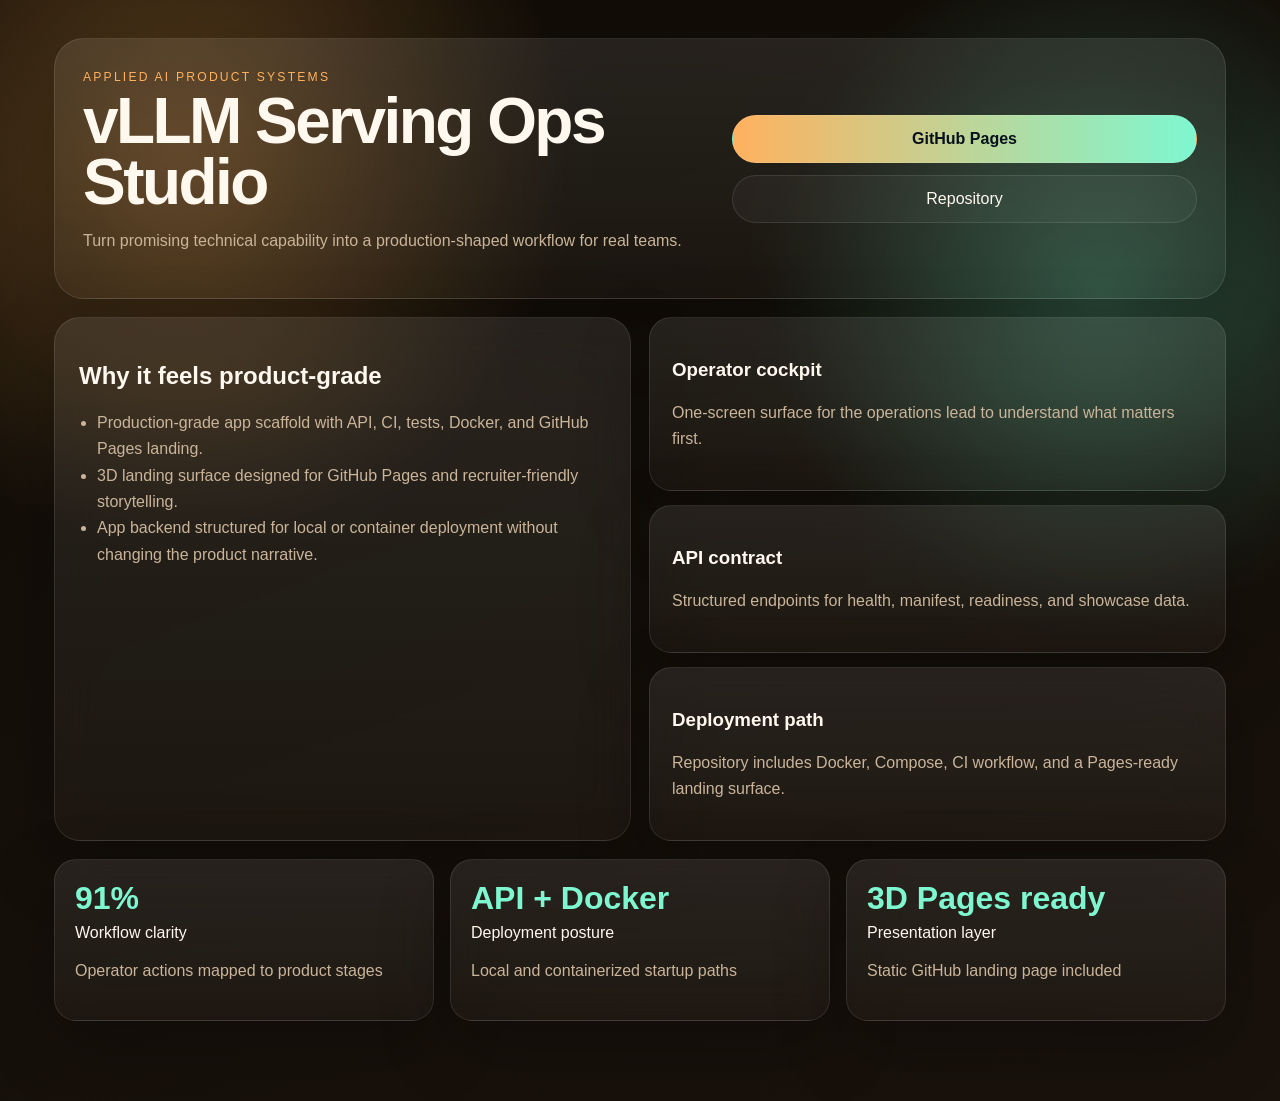
<file: docs/index.html>
<!DOCTYPE html>
<html lang="en">
<head>
  <meta charset="UTF-8" />
  <meta name="viewport" content="width=device-width, initial-scale=1.0" />
  <title>vLLM Serving Ops Studio Landing</title>
  <link rel="stylesheet" href="landing.css" />
</head>
<body>
  <div class="scene" id="scene">
    <div class="backdrop"></div>
    <main class="deck">
      <section class="hero-card glass">
        <div>
          <span class="eyebrow">Applied AI product systems</span>
          <h1>vLLM Serving Ops Studio</h1>
          <p>Turn promising technical capability into a production-shaped workflow for real teams.</p>
        </div>
        <nav class="cta-stack">
          <a class="cta primary" href="https://r-behera.github.io/vllm-serving-ops-studio/">GitHub Pages</a>
          <a class="cta" href="https://github.com/R-behera/vllm-serving-ops-studio">Repository</a>
        </nav>
      </section>
      <section class="orbit-grid">
        <div class="glass panel large">
          <h2>Why it feels product-grade</h2>
          <ul><li>Production-grade app scaffold with API, CI, tests, Docker, and GitHub Pages landing.</li><li>3D landing surface designed for GitHub Pages and recruiter-friendly storytelling.</li><li>App backend structured for local or container deployment without changing the product narrative.</li></ul>
        </div>
        <div id="cards" class="card-stack"></div>
      </section>
      <section class="metrics-row" id="metrics"></section>
    </main>
  </div>
  <script>window.PROJECT_MANIFEST = {"slug": "vllm-serving-ops-studio", "title": "vLLM Serving Ops Studio", "summary": "![Demo Screenshot](demo/screenshot.png)", "domain": "Applied AI product systems", "audience": "operations lead", "promise": "Turn promising technical capability into a production-shaped workflow for real teams.", "hero": ["Production-grade app scaffold with API, CI, tests, Docker, and GitHub Pages landing.", "3D landing surface designed for GitHub Pages and recruiter-friendly storytelling.", "App backend structured for local or container deployment without changing the product narrative."], "kpis": [{"label": "Workflow clarity", "value": "91%", "note": "Operator actions mapped to product stages"}, {"label": "Deployment posture", "value": "API + Docker", "note": "Local and containerized startup paths"}, {"label": "Presentation layer", "value": "3D Pages ready", "note": "Static GitHub landing page included"}], "stages": ["ingest", "validate", "analyze", "decide", "monitor"], "cards": [{"title": "Operator cockpit", "body": "One-screen surface for the operations lead to understand what matters first."}, {"title": "API contract", "body": "Structured endpoints for health, manifest, readiness, and showcase data."}, {"title": "Deployment path", "body": "Repository includes Docker, Compose, CI workflow, and a Pages-ready landing surface."}], "scene": "neural-ribbon", "theme": {"bg": "#0f0c07", "surface": "#1f1811", "ink": "#fff8ef", "muted": "#cab59a", "accent": "#ffb15e", "accent2": "#7ef7d0"}, "pages_url": "https://r-behera.github.io/vllm-serving-ops-studio/", "api_examples": {"health": {"status": "ok", "project": "vllm-serving-ops-studio"}, "readiness": {"api": "ready", "landing_page": "docs/index.html", "container": "Dockerfile present"}, "signals": [{"name": "Decision coverage", "status": "strong", "detail": "App and landing narrative aligned"}, {"name": "Operator context", "status": "strong", "detail": "Primary user anchored as operations lead"}, {"name": "Delivery path", "status": "ready", "detail": "Pages + containerized app scaffold generated"}]}};</script>
  <script src="landing.js"></script>
</body>
</html>
</file>
<file: docs/landing.css>
:root{--bg:#0f0c07;--surface:#1f1811;--ink:#fff8ef;--muted:#cab59a;--accent:#ffb15e;--accent2:#7ef7d0;--rx:0deg;--ry:0deg;}*{box-sizing:border-box}html,body{margin:0;min-height:100%;font-family:Inter,Segoe UI,sans-serif;background:var(--bg);color:var(--ink)}.scene{min-height:100vh;overflow:hidden;position:relative;transform-style:preserve-3d;perspective:1600px}.backdrop{position:absolute;inset:-10%;background:radial-gradient(circle at 20% 20%,color-mix(in srgb,var(--accent) 30%, transparent),transparent 24%),radial-gradient(circle at 80% 30%,color-mix(in srgb,var(--accent2) 28%, transparent),transparent 22%),linear-gradient(160deg,var(--bg),color-mix(in srgb,var(--surface) 78%, black));filter:saturate(1.15)}.deck{position:relative;z-index:2;max-width:1220px;margin:0 auto;padding:38px 24px 80px;transform:rotateX(var(--rx)) rotateY(var(--ry));transition:transform .12s ease-out}.glass{background:linear-gradient(180deg,rgba(255,255,255,.09),rgba(255,255,255,.03));border:1px solid rgba(255,255,255,.1);backdrop-filter:blur(22px);box-shadow:0 24px 70px rgba(0,0,0,.28)}.hero-card{display:grid;grid-template-columns:1.15fr .85fr;gap:20px;padding:28px;border-radius:30px;margin-bottom:18px}.eyebrow{letter-spacing:.18em;text-transform:uppercase;font-size:.76rem;color:var(--accent)}h1{font-size:clamp(2.4rem,5vw,4.8rem);line-height:.94;margin:.4rem 0 1rem;letter-spacing:-.04em}p,li{color:var(--muted);line-height:1.65}.cta-stack{display:flex;flex-direction:column;justify-content:center;gap:12px}.cta{display:inline-flex;justify-content:center;padding:14px 18px;border-radius:999px;text-decoration:none;color:var(--ink);border:1px solid rgba(255,255,255,.1);background:rgba(255,255,255,.04)}.primary{background:linear-gradient(90deg,var(--accent),var(--accent2));color:#07111b;font-weight:700}.orbit-grid{display:grid;grid-template-columns:1fr 1fr;gap:18px;margin-bottom:18px}.panel.large{padding:24px;border-radius:26px}.card-stack{display:grid;gap:14px}.flip{padding:22px;border-radius:22px;transform:translateZ(var(--z))}.metrics-row{display:grid;grid-template-columns:repeat(3,minmax(0,1fr));gap:16px}.metric{padding:20px;border-radius:22px}.metric strong{display:block;font-size:2rem;color:var(--accent2);margin-bottom:.4rem}ul{padding-left:18px;margin:14px 0 0}@media(max-width:980px){.hero-card,.orbit-grid,.metrics-row{grid-template-columns:1fr}.deck{padding:22px 16px 60px}}
</file>
